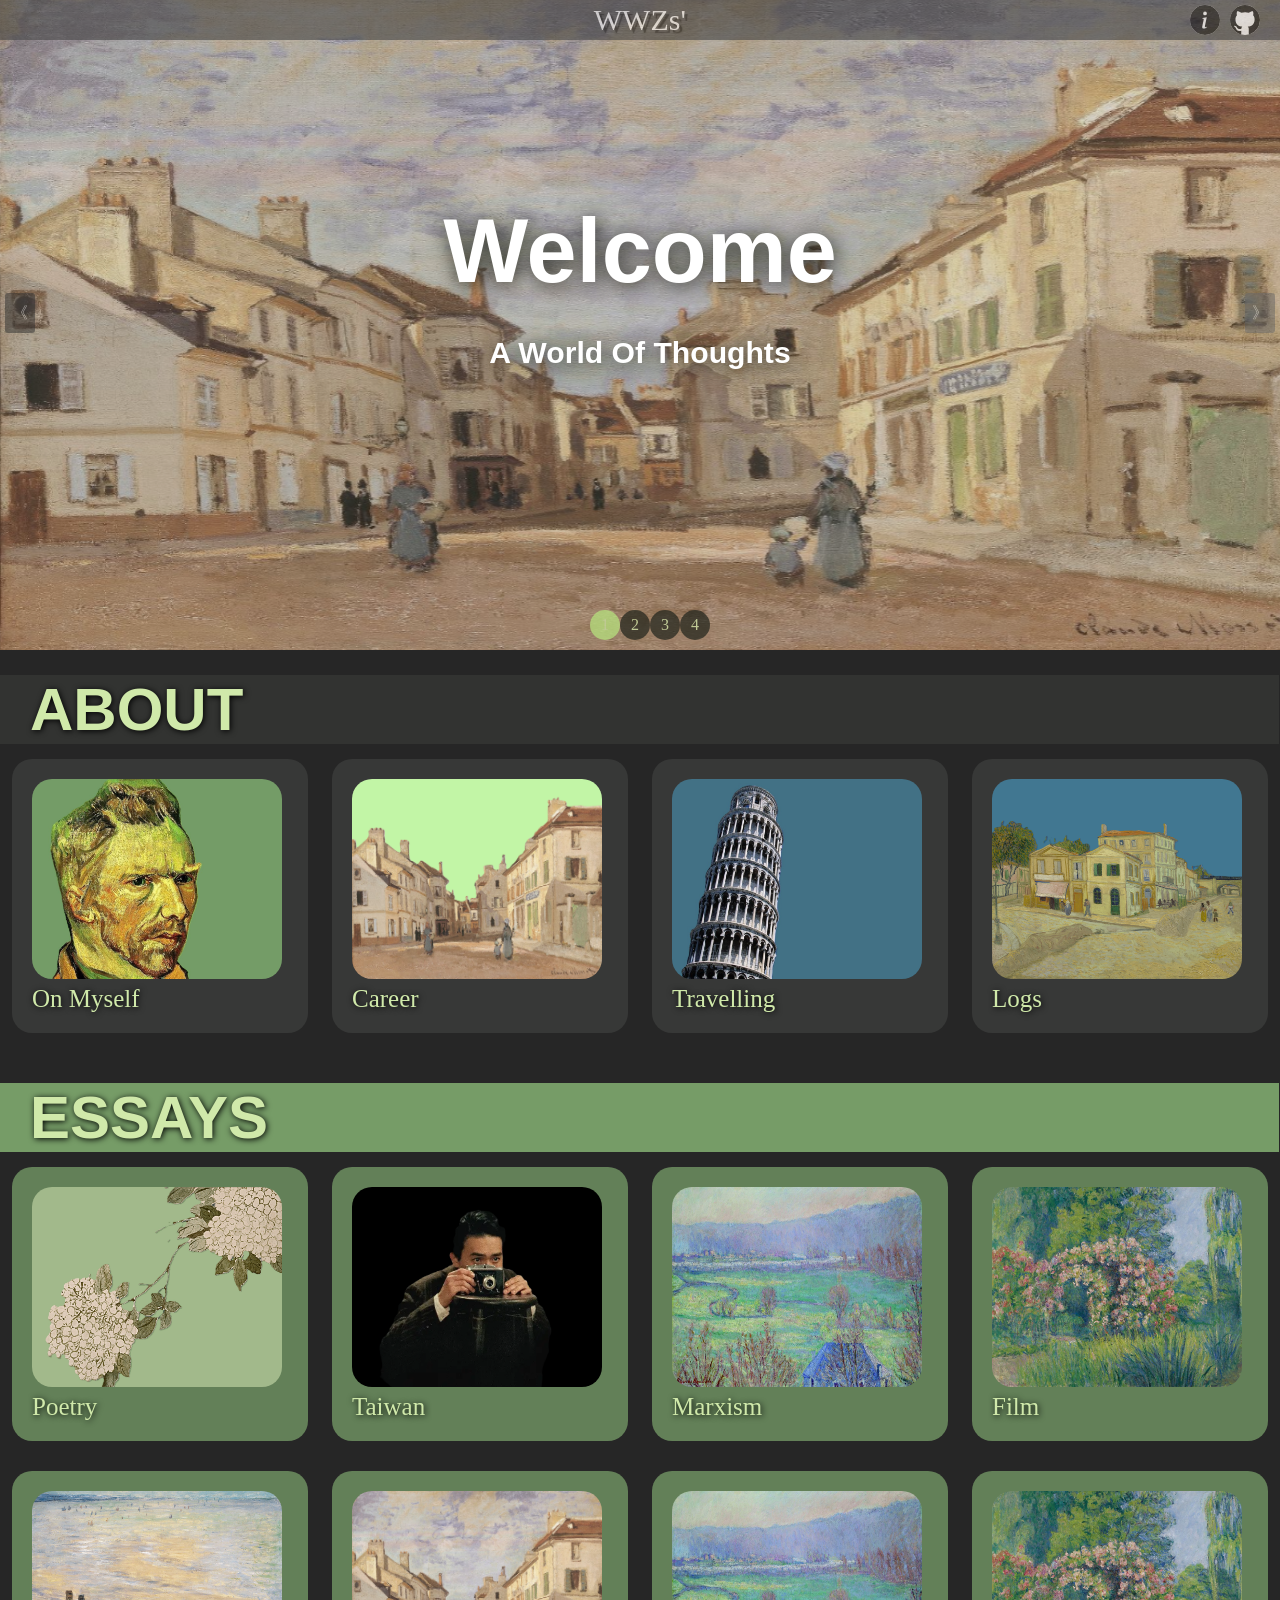
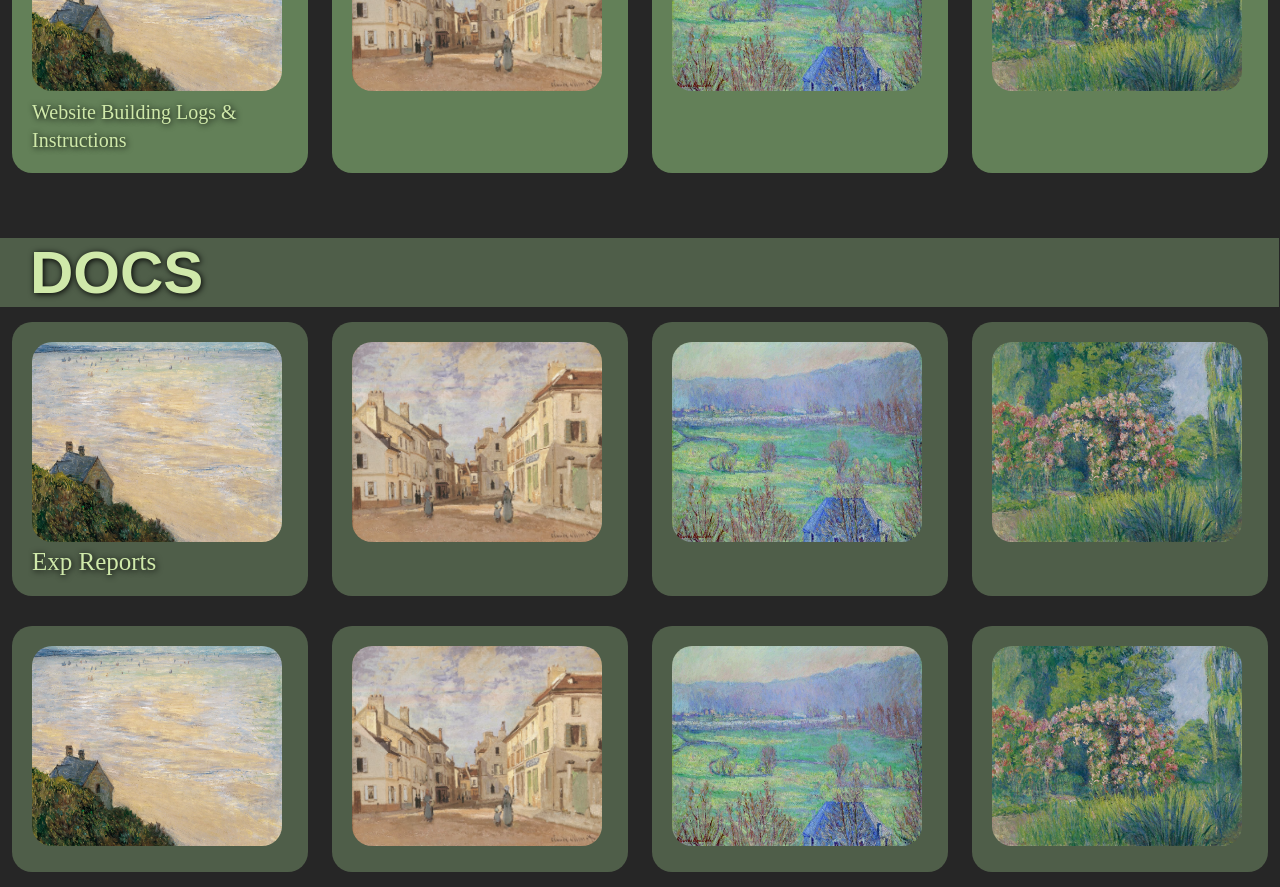
<file: index.html>
<!DOCTYPE html>
<html>

<head>
    <title>Home | wangweiz03</title>
    <link rel="stylesheet" href="build.css">
</head>

<body>
    <div class="top">
        <div class="toptx"><a href="">WWZs'</a></div>
        <div class="i">
                <li><a href="info/"><img src="svg/info-circle-fill.svg" alt=""></a></li>
                <li><a href="https://github.com/wangweiz03"><img src="svg/github.svg" alt=""></a></li>

        </div>
    </div>
    <div class="hd">
        <h1>Welcome</h1>
            <h6>A World Of Thoughts</h6>
            <!-- <h6>wangweiz22@mails.tsinghua.edu.cn</h4> -->
    </div>
    <div id="banner">
        <ul id="imglist">
            <li><img src="img/1.png" alt=""></li>
            <li><img src="img/2.png" alt=""></li>
            <li><img src="img/3.png" alt=""></li>
            <li><img src="img/4.png" alt=""></li>
            <li><img src="img/1.png" alt=""></li>
        </ul>
        <div class="prev">《</div>
        <div class="next">》</div>
        <div id="icolist">
            <li>1</li>
            <li>2</li>
            <li>3</li>
            <li>4</li>
        </div>
    </div>
    <div class="psnl">
        <h3>ABOUT</h3>
        <ul id="psl">
            <li><a href="info/">
                <img src="img/portrait.jpg" alt="">
                On Myself
            </a></li>
            <li><a href="">
                <img src="img/1i.png" alt="">
                Career
            </a></li>
            <li><a href="travel/">
                <img src="img/bis.jpg" alt="">
                Travelling
            </a></li>
            <li><a href="logs/">
                <img src="img/trav.png" alt="">
                Logs
            </a></li>
        </ul>
    </div>
    <div class="artic">
        <h3>ESSAYS</h3>
        <ul id="atc">
            <li><a href=" ">
                <img src="img/cat.JPG" alt="">
                Poetry
            </a></li>
            <li><a href="essays/taiwan/">
                <img src="img/bqcs.png" alt="">
                Taiwan
            </a></li>
            <li><a href="essays/marx/">
                <img src="img/4.png" alt="">
                Marxism
            </a></li>
            <li><a href="essays/kino/">
                <img src="img/3.png" alt="">
                Film
            </a></li>
        </ul>
        <ul id="atc">
            <li><a href="essays/log/">
                <img src="img/2.png" alt="">
                <span style="font-size:20px">Website Building Logs & Instructions</span>
            </a></li>
            <li><a href="">
                <img src="img/1.png" alt="">
                
            </a></li>
            <li><a href="">
                <img src="img/4.png" alt="">
                
            </a></li>
            <li><a href="">
                <img src="img/3.png" alt="">
                
            </a></li>
        </ul>
    </div>

    <div class="artic">
        <h3 style="background-color: rgb(79, 94, 73);">DOCS</h3>
        <ul id="atc2">
            <li><a href="docs/rep/">
                <img src="img/2.png" alt="">
                Exp Reports
            </a></li>
            <li><a href="">
                <img src="img/1.png" alt="">
                
            </a></li>
            <li><a href="">
                <img src="img/4.png" alt="">
                
            </a></li>
            <li><a href="">
                <img src="img/3.png" alt="">
                
            </a></li>
        </ul>
        <ul id="atc2">
            <li><a href="">
                <img src="img/2.png" alt="">
                
            </a></li>
            <li><a href="">
                <img src="img/1.png" alt="">
                
            </a></li>
            <li><a href="">
                <img src="img/4.png" alt="">
                
            </a></li>
            <li><a href="">
                <img src="img/3.png" alt="">
                
            </a></li>
        </ul>
    </div>
    <script src="script.js"></script>
</body>

</html>
</file>
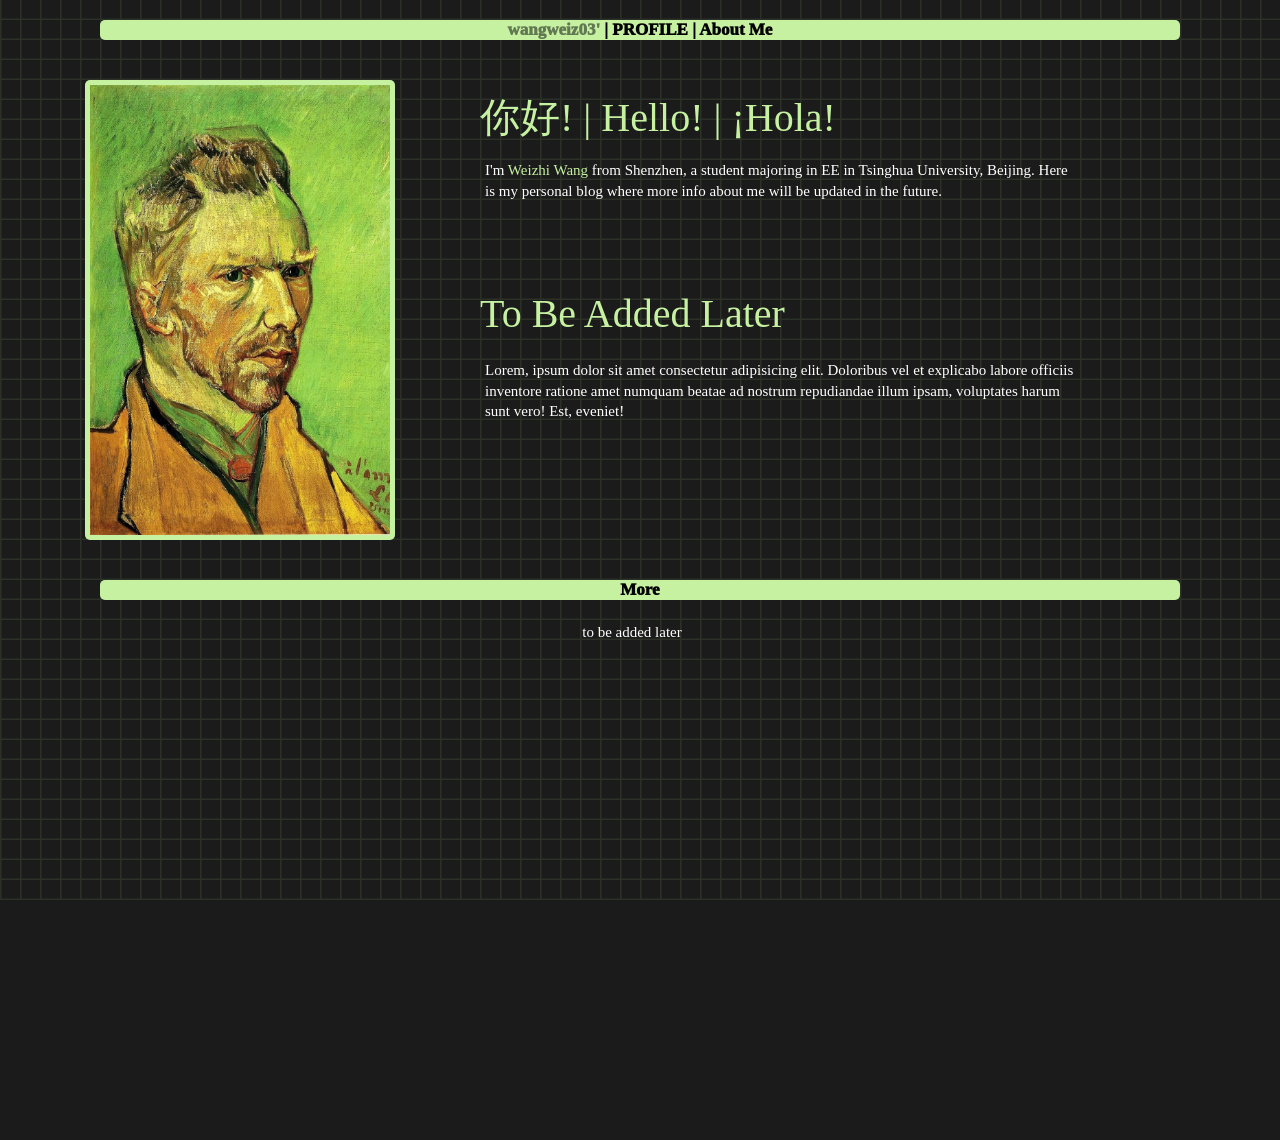
<file: info/index.html>
<!DOCTYPE html>
<html>

<head>
    <title>INFO | wangweiz03</title>
    <link rel="stylesheet" href="build.css">
</head>

<body>
    <div class="selfphoto">
        <img src="../img/portrait2.jpg" alt="">
    </div>
    <div class="intro">
        <div id="profile"> <a href="../" style="color:rgb(98, 120, 82);"> wangweiz03' </a> | PROFILE | About Me </div>
        <div id="greet">你好! | Hello! | ¡Hola!</div>
        <div id="text">
            I'm <span style="color: rgb(197,241,161)">Weizhi Wang</span> from Shenzhen, a student majoring in EE in Tsinghua University, Beijing. 
            Here is my personal blog where more info about me will be updated in the future.
        </div>
        <div id="job">To Be Added Later</div>
        <div id="text2">
            Lorem, ipsum dolor sit amet consectetur adipisicing elit. Doloribus vel et explicabo labore officiis inventore ratione amet numquam beatae ad nostrum repudiandae illum ipsam, voluptates harum sunt vero! Est, eveniet!
        </div>
    </div>

    <div class="moore" onclick="onTileClick()">More
    <div id="more" style="overflow: hidden;height:150px;transition: height 0.1s;">
        to be added later
    </div>
    </div>
    <script type="text/javascript">
        var content = document.getElementById("more");
        function onTileClick() { content.style.height = content.offsetHeight === 150 ? 0 + 'px' : 150 + 'px'; }
    </script>
</body>

</html>
</file>
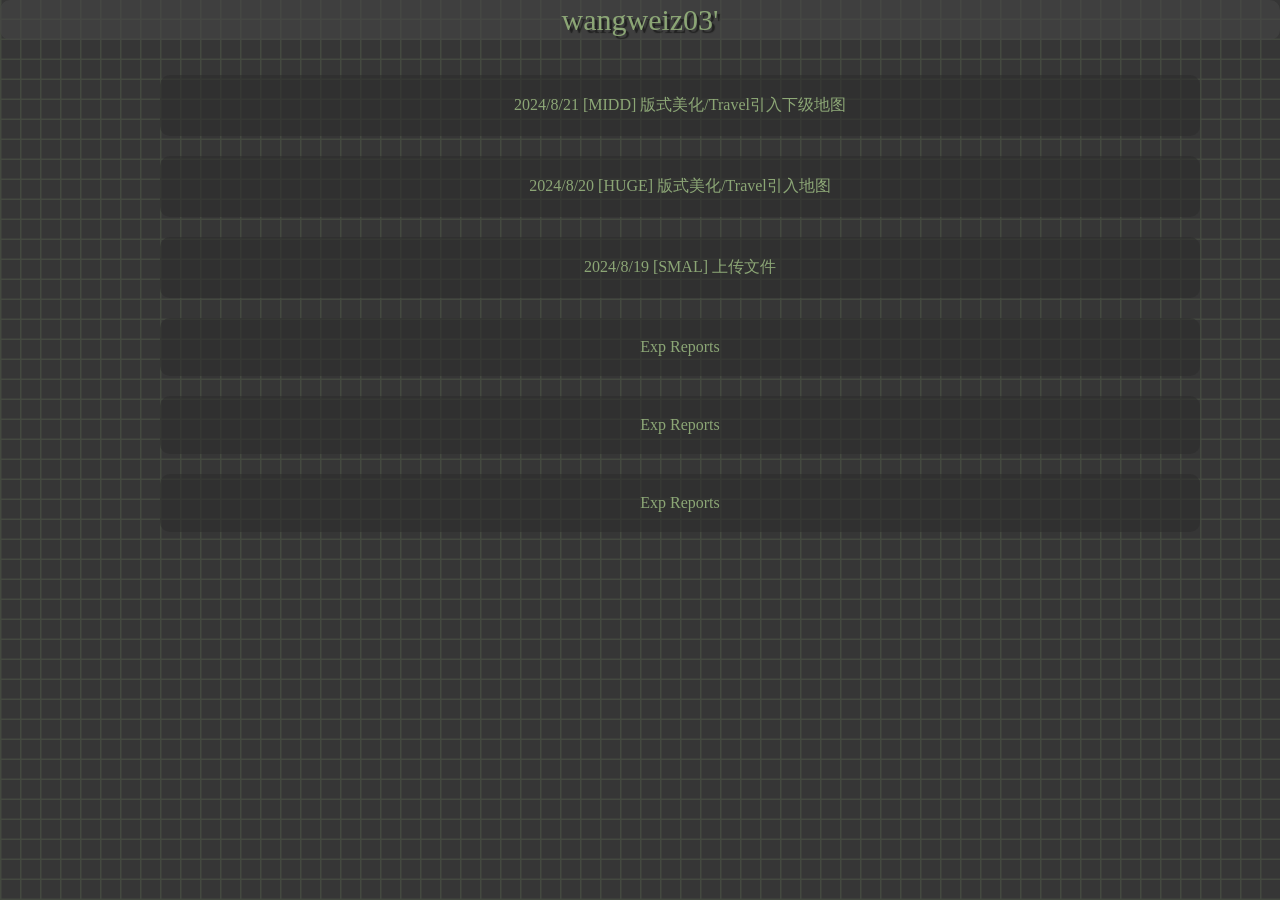
<file: logs/index.html>
<!DOCTYPE html>
<html>

<head>
    <title>Home | wangweiz03</title>
    <link rel="stylesheet" href="../buildarticle.css">
</head>

<body>
    <div class="top">
        <div class="toptx"><a href="../">wangweiz03'</a></div>
    </div>

    <ul style="margin:15px 140px; width:1000px;position:absolute;">
        <li>
            2024/8/21 [MIDD] 版式美化/Travel引入下级地图
        </li>
        <li>
            2024/8/20 [HUGE] 版式美化/Travel引入地图
        </li>
        <li>
            2024/8/19 [SMAL] 上传文件
        </li>
        <li>
            Exp Reports
        </li>
        <li>
            Exp Reports
        </li>
        <li>
            Exp Reports
        </li>
    </ul>
</body>
<style>
    li {
        background-color: rgb(46, 46, 46);
        font-family: 'consolas';
        text-align: center;
        width:100%;
        padding: 20px;
        margin:20px;
        
        opacity: 0.6;
        border-radius: 10px;
        color: rgb(197, 241, 161);
    }
</style>

</html>
</file>
<file: build.css>
* {
    margin: 0;
    padding: 0;
    text-decoration: none;
    list-style: none;
}


body {
    background-color: rgb(38, 38, 38);
    color:white;
}

.top {
    z-index:1001;
    position:absolute;
    text-align:center;
    background-color: rgb(70, 70, 70);
    width:99.5%;
    padding:3px;
    opacity:0.6;
}
.toptx {
    color:rgb(255, 255, 255);
    font-size:30px;
    text-shadow:3px 3px 1px #141414;
    font-family: "consolas";
}
.toptx a {
    color:white;
}

.i {
    position:absolute;
    bottom:5px;
    right:10px;
}

.i img {
    width:30px;
    height:30px;
}

.i li {
    width:30px;
    height:30px;
    border-radius:50%;
    background:#ffffff;
    float:left;
    color:#d0e9aa;
    cursor:pointer;
    margin-right:10px;
}

.hd {
    z-index:1000;
    position:absolute;
    font-size:45px;
    text-align: center;
    font-family: "Helvetica";
    color:rgb(255, 255, 255);
    text-shadow: 2px 2px 20px rgb(35, 37, 27);
    width:100%;
    margin:200px 0px 0px 0px;
}

.hd h6 {
    line-height:100px;
}

#banner {
    width: 100%;
    height: 650px;
    border: 0px solid #e5d28e;
    overflow: hidden;
    position:relative;
}

.prev {
    background:#2f2f2f;
    width:30px;
    height:40px;
    color:#fff;
    text-align:center;
    line-height:40px;
    position:absolute;
    left:5px;
    top:45%;
    opacity:0.5;
    cursor: pointer;
    border-radius:3px;
}
.prev:hover {
    opacity: 1;
}

.next {
    background:#666;
    width:30px;
    height:40px;
    color:#fff;
    text-align:center;
    line-height:40px;
    position:absolute;
    right:5px;
    top:45%;
    opacity:0.5;
    cursor:pointer;
    border-radius:3px;
}

.next:hover {
    opacity: 1;
}

#imglist {
    width: 6750px;
    height: 650px;
}

#imglist img {
    opacity:0.85;
    width: 1350px;
    height: 650px;
}

#imglist li {
    float: left;
}

#icolist {
    position:absolute;
    bottom:10px;
    left: 590px;
}
#icolist li {
    width:30px;
    height:30px;
    border-radius:50%;
    background:#1f231b;
    text-align:center;
    
    line-height:30px;
    float:left;
    color:#d0e9aa;
    cursor:pointer;
    opacity:0.7;
    font-family:"consolas";
}
#icolist li:hover {
    opacity:1;
}

.artic h3{
    font-family: "Helvetica";
    margin:50px 0 0 0px;
    padding:0 0 0 30px;
    width:97.6%;
    background-color: rgb(118, 156, 103);
    font-size:60px;
    color:#d0e9aa;
    text-shadow:1px 1px 6px black;
}

#atc {
    display:flex;
    justify-content: space-around;
    align-items: space-around;
}

#atc li {
    margin:15px 10px;
    float:left;
    width:20%;
    text-align:left;
    font-family:"consolas";
    padding:20px;
    background-color: rgb(99, 128, 88);
    border-radius:20px;
    font-size:25px;
}

#atc img {
    width:250px;
    height:200px;
    border-radius: 20px;
    padding:0;
}
#atc img:hover {
    opacity:0.7;
}

#atc a {
    color:#d0e9aa;
    text-shadow:1px 1px 6px black;
}


.psnl h3{
    font-family: "Helvetica";
    margin:25px 0 0 0px;
    padding:0 0 0 30px;
    width:97.6%;
    background-color: rgb(50, 51, 49);
    font-size:60px;
    color:#d0e9aa;
    text-shadow:1px 1px 6px black;
}

#psl {
    display:flex;
    justify-content: space-around;
    align-items: space-around;
}

#psl li {
    margin:15px 0 0 0;
    float:left;
    width:20%;
    text-align:left;
    font-family:"consolas";
    padding:20px;
    background-color: rgb(55, 56, 55);
    border-radius:20px;
    font-size:25px;
}

#psl img {
    width:250px;
    height:200px;
    border-radius: 20px;
    padding:0;
}
#psl img:hover {
    opacity:0.7;
}

#psl a {
    color:#d0e9aa;
    text-shadow:1px 1px 6px black;
}

#atc2 {
    display:flex;
    justify-content: space-around;
    align-items: space-around;
}

#atc2 li {
    margin:15px 10px;
    float:left;
    width:20%;
    text-align:left;
    font-family:"consolas";
    padding:20px;
    background-color: rgb(79, 94, 73);
    border-radius:20px;
    font-size:25px;
}

#atc2 img {
    width:250px;
    height:200px;
    border-radius: 20px;
    padding:0;
}
#atc2 img:hover {
    opacity:0.7;
}

#atc2 a {
    color:#d0e9aa;
    text-shadow:1px 1px 6px black;
}
</file>
<file: info/build.css>
* {
    margin: 0;
    padding: 0;
    text-decoration: none;
    list-style: none;
}
body {
    background-color: rgb(27, 27, 27);
}
body::after {
    position: fixed;
    top: 0;
    left: 0;
    content: '';
    width: 100%;
    height: 100%;
    background-image: linear-gradient(
      0deg,
      rgb(197,241,161) 0px,
      rgb(197,241,161) 1px,
      transparent 2px,
      transparent 10px
    ),linear-gradient(
        90deg,
        rgb(197,241,161) 0px,
        rgb(197,241,161) 1px,
        transparent 2px,
        transparent 10px
      );
      background-size: 20px 20px;
    opacity: 0.1;
    z-index: -111;
}

.selfphoto img {
    position:absolute;
    width:300px;
    height:450px;
    border-radius: 5px;
    padding:5px 5px 5px 5px;
    background-color: rgb(197, 241, 161);
    margin:60px 100px 1px 85px;
}

.intro {
    
    margin:20px 100px 20px 100px;

}

.intro #profile {
    background-color: rgb(197,241,161);
    text-align: center;
    font-size:17px;
    border-radius: 5px;
    font-weight: 1000;
    font-family:"consolas";
}

.intro #greet {
    position:absolute;
    color:rgb(197,241,161);
    font-size:40px;
    margin:50px 200px 1px 380px;
}

.intro #text {
    position:absolute;
    color:rgb(255, 255, 255);
    font-size:15px;
    margin:120px 200px 1px 385px;
    font-family: "consolas";
    line-height:20.7px;
}

.intro #job {
    position:absolute;
    color:rgb(197,241,161);
    font-size:40px;
    margin:250px 200px 1px 380px;
}

.intro #text2 {
    position:absolute;
    color:rgb(255, 255, 255);
    font-size:15px;
    margin:320px 200px 1px 385px;
    font-family: "consolas";
    line-height:20.7px;
}

.moore {
    background-color: rgb(197,241,161);
    text-align: center;
    font-size:17px;
    border-radius: 5px;
    font-weight: 1000;
    font-family:"consolas";
    margin:540px 100px;
    cursor:pointer;
}

.moore #more {
    position:absolute;
    width:80%;
    color:rgb(255, 255, 255);
    font-size:15px;
    margin:20px 200px 1px 20px;
    font-family: "consolas";
    font-weight:1;
    line-height:25px;
    cursor:auto;
}
</file>
<file: buildarticle.css>
* {
    margin: 0;
    padding: 0;
    text-decoration: none;
    list-style: none;
}
body {
    background-color: rgb(54, 54, 54);
    color:white;
}
body::after {
    position: fixed;
    top: 0;
    left: 0;
    content: '';
    width: 100%;
    height: 100%;
    background-image: linear-gradient(
      0deg,
      rgb(197,241,161) 0px,
      rgb(197,241,161) 1px,
      transparent 2px,
      transparent 10px
    ),linear-gradient(
        90deg,
        rgb(197,241,161) 0px,
        rgb(197,241,161) 1px,
        transparent 2px,
        transparent 10px
      );
      background-size: 20px 20px;
    opacity: 0.1;
    z-index: -111;
}

.top {
    text-align:center;
    background-color: rgb(70, 70, 70);
    padding:3px;
    opacity:0.6;
    border-radius:10px;
}
.toptx {
    color:rgb(255, 255, 255);
    font-size:30px;
    text-shadow:3px 3px 1px #141414;
    font-family: "consolas";
    
}
.toptx a {
    color:rgb(197,241,161);
}
</file>
